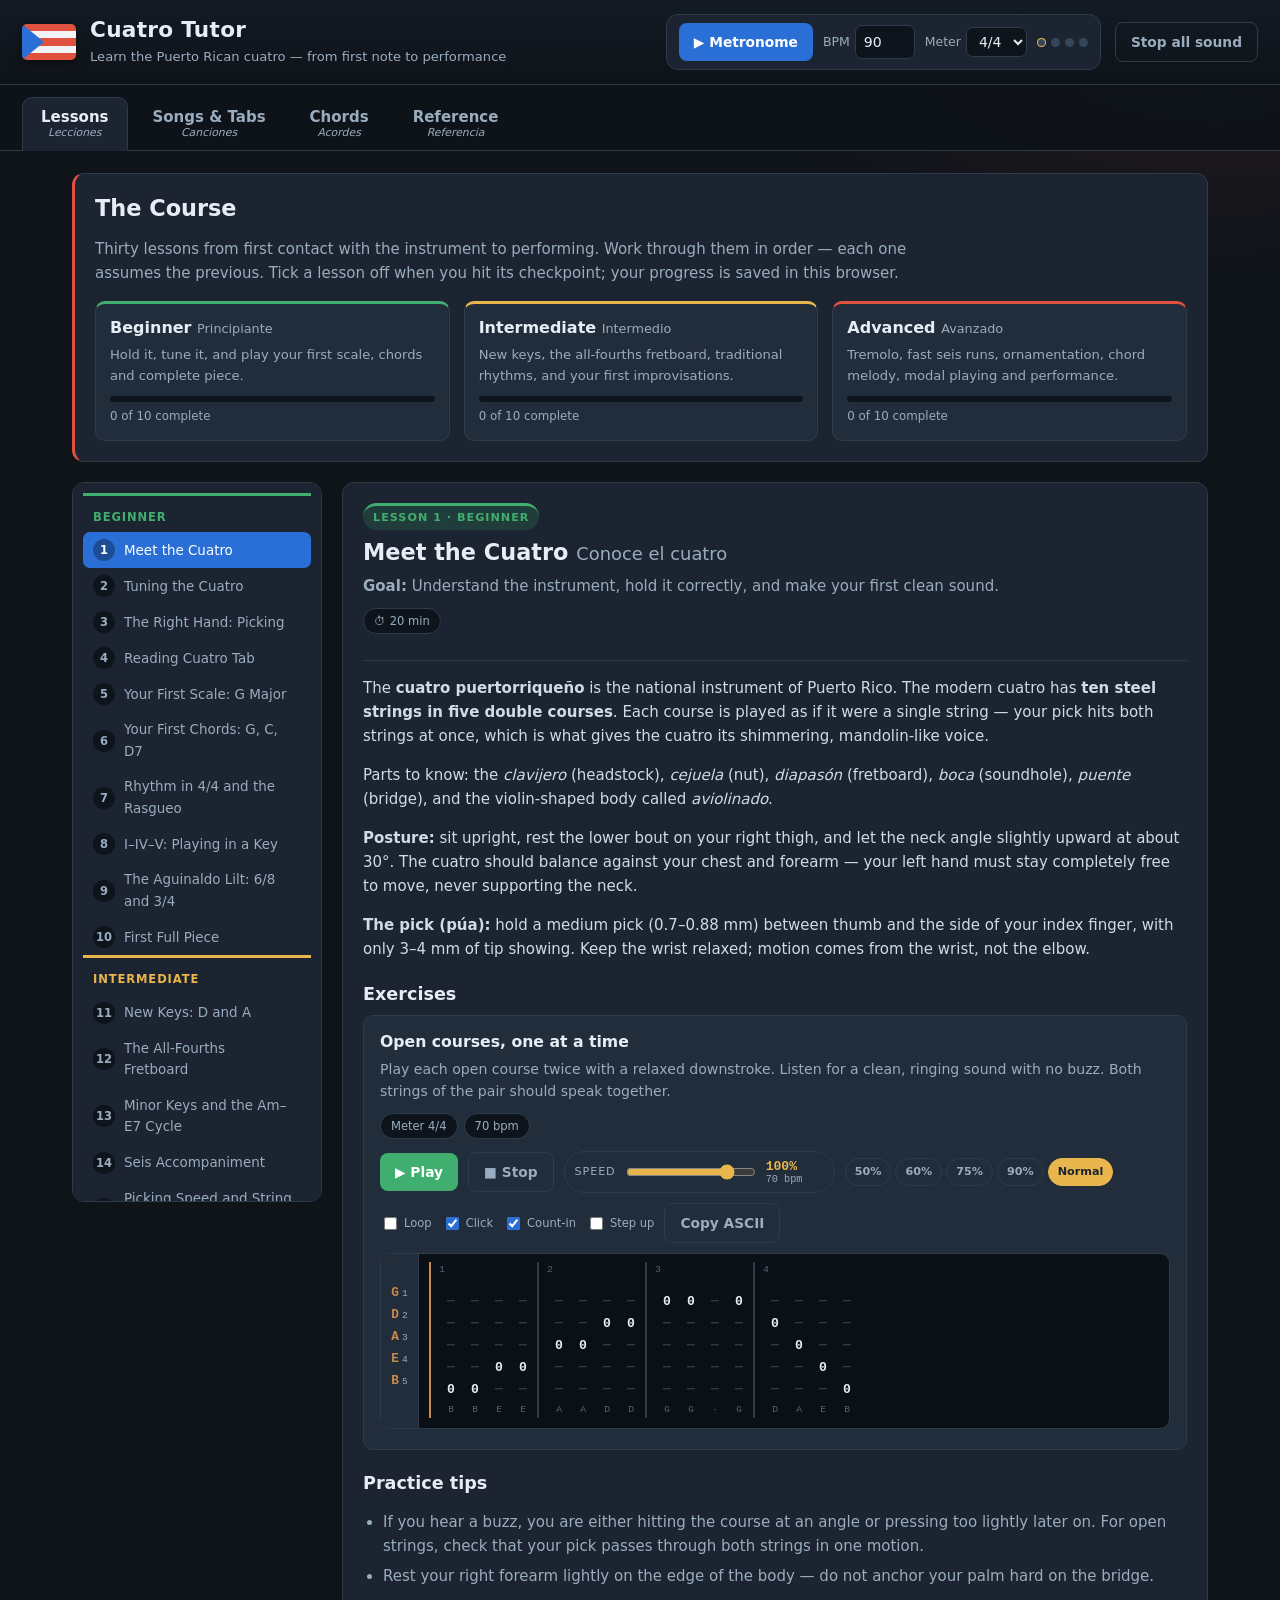
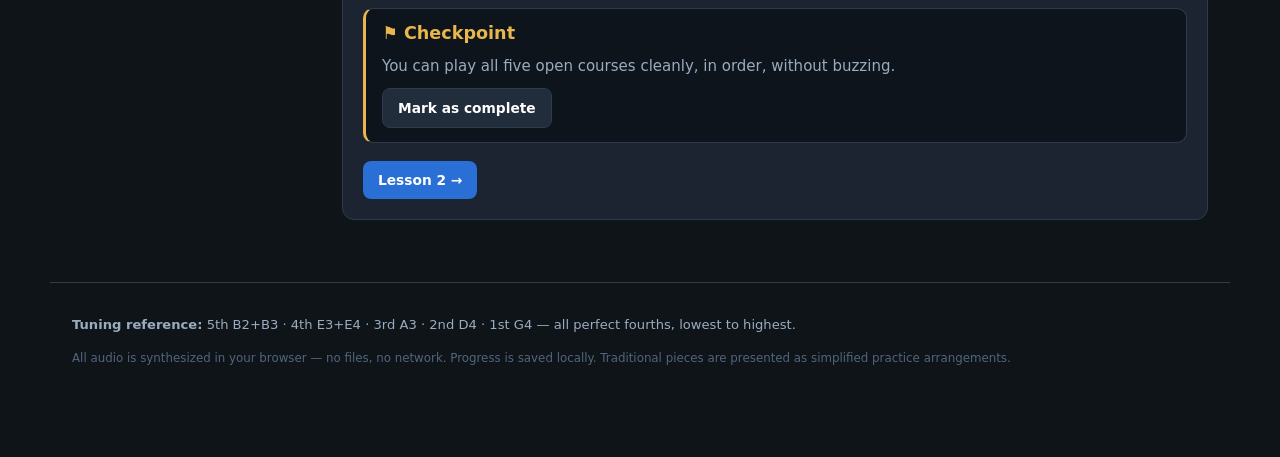
<file: index.html>
<!DOCTYPE html>
<html lang="en">
<head>
<meta charset="utf-8">
<meta name="viewport" content="width=device-width, initial-scale=1">
<title>Cuatro Tutor &mdash; Learn the Puerto Rican Cuatro</title>
<link rel="stylesheet" href="css/styles.css">
</head>
<body>

<header class="topbar">
  <div class="brand">
    <div class="flag" aria-hidden="true"><span></span><span></span><span></span><span></span><span></span><i></i></div>
    <div class="brand-text">
      <h1>Cuatro Tutor</h1>
      <p>Learn the Puerto Rican cuatro &mdash; from first note to performance</p>
    </div>
  </div>

  <div class="tools">
    <div class="metro">
      <button id="metroBtn" class="btn btn-metro">&#9654; Metronome</button>
      <label>BPM <input id="metroTempo" type="number" min="30" max="240" value="90"></label>
      <label>Meter
        <select id="metroMeter">
          <option value="4">4/4</option>
          <option value="3">3/4</option>
          <option value="6">6/8</option>
          <option value="2">2/4</option>
        </select>
      </label>
      <div id="metroDots" class="metro-dots"></div>
    </div>
    <button id="stopAll" class="btn btn-ghost">Stop all sound</button>
  </div>
</header>

<nav id="tabnav" class="tabnav"></nav>

<main id="main" class="main"></main>

<footer class="footer">
  <p><b>Tuning reference:</b> 5th&nbsp;B2+B3 &middot; 4th&nbsp;E3+E4 &middot; 3rd&nbsp;A3 &middot; 2nd&nbsp;D4 &middot; 1st&nbsp;G4 &mdash; all perfect fourths, lowest to highest.</p>
  <p class="small">All audio is synthesized in your browser &mdash; no files, no network. Progress is saved locally. Traditional pieces are presented as simplified practice arrangements.</p>
</footer>

<script src="js/music.js"></script>
<script src="js/audio.js"></script>
<script src="js/tab.js"></script>
<script src="js/data/lessons.js"></script>
<script src="js/data/songs.js"></script>
<script src="js/app.js"></script>
</body>
</html>
</file>
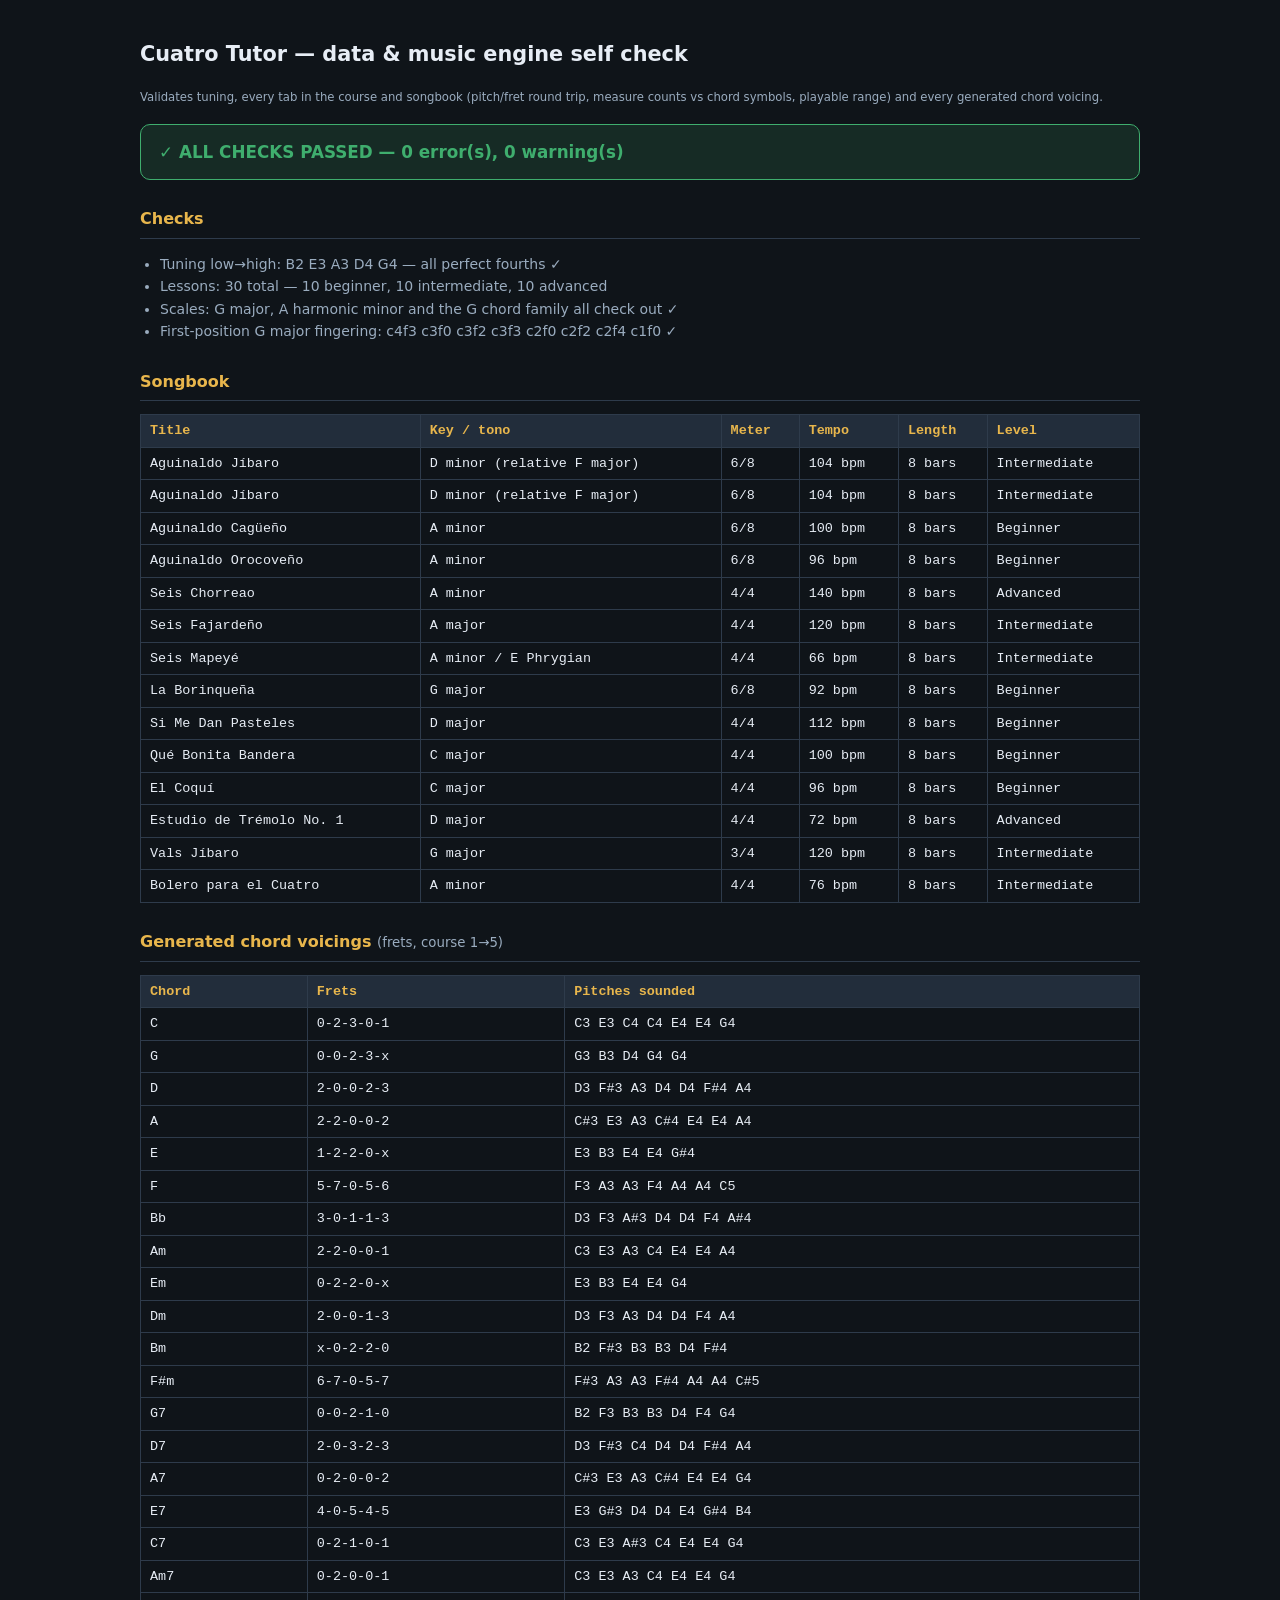
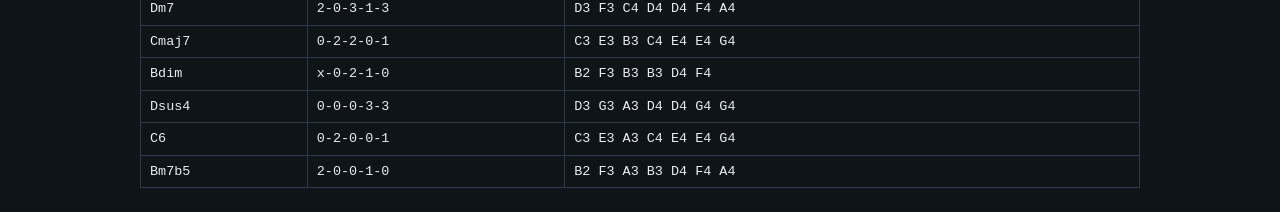
<file: tests/verify.html>
<!DOCTYPE html>
<html lang="en">
<head>
<meta charset="utf-8">
<title>Cuatro Tutor &mdash; self check</title>
<style>
  body { font: 14px/1.6 "Segoe UI", system-ui, sans-serif; background: #0f1419; color: #e7edf5; padding: 24px; max-width: 1000px; margin: 0 auto; }
  h1 { font-size: 1.3rem; }
  h2 { font-size: 1rem; color: #e8b64c; margin-top: 26px; border-bottom: 1px solid #2e3b4b; padding-bottom: 6px; }
  #banner { padding: 14px 18px; border-radius: 10px; font-weight: 700; font-size: 1.05rem; margin: 16px 0; }
  #banner.pass { background: rgba(63,174,110,.15); color: #3fae6e; border: 1px solid #3fae6e; }
  #banner.fail { background: rgba(224,82,63,.15); color: #e0523f; border: 1px solid #e0523f; }
  table { width: 100%; border-collapse: collapse; font-size: .84rem; font-family: Consolas, monospace; }
  th, td { border: 1px solid #2e3b4b; padding: 5px 9px; text-align: left; }
  th { background: #222d3b; color: #e8b64c; }
  ul { padding-left: 20px; }
  ul.bad li { color: #e0523f; }
  ul.warn li { color: #e8b64c; }
  ul.ok li { color: #9aacbf; }
  small { color: #9aacbf; font-weight: 400; }
</style>
</head>
<body>
<h1>Cuatro Tutor &mdash; data &amp; music engine self check</h1>
<p><small>Validates tuning, every tab in the course and songbook (pitch/fret round trip, measure counts vs chord symbols, playable range) and every generated chord voicing.</small></p>
<div id="banner">running&hellip;</div>
<div id="out"></div>

<script src="../js/music.js"></script>
<script src="../js/data/lessons.js"></script>
<script src="../js/data/songs.js"></script>
<script src="verify.js"></script>
</body>
</html>
</file>
<file: css/styles.css>
/* Cuatro Tutor - styles */
:root {
  --bg: #0f1419;
  --bg-2: #161d26;
  --panel: #1b2430;
  --panel-2: #222d3b;
  --line: #2e3b4b;
  --text: #e7edf5;
  --muted: #9aacbf;
  --accent: #e0523f;      /* flag red */
  --accent-2: #2a6fd6;    /* flag blue */
  --gold: #e8b64c;
  --green: #3fae6e;
  --wood: #c88a4a;
  --radius: 12px;
  --mono: "Cascadia Mono", "SF Mono", Consolas, "Liberation Mono", monospace;
}

* { box-sizing: border-box; }

body {
  margin: 0;
  background:
    radial-gradient(1200px 600px at 15% -10%, #1d2a3a 0%, transparent 60%),
    radial-gradient(900px 500px at 95% 0%, #2a1c22 0%, transparent 55%),
    var(--bg);
  color: var(--text);
  font: 15px/1.6 "Segoe UI", system-ui, -apple-system, sans-serif;
  padding-bottom: 60px;
}

h1, h2, h3, h4 { line-height: 1.25; }
h2 { font-size: 1.4rem; margin: 0 0 .5rem; }
h3 { font-size: 1.1rem; margin: 1.4rem 0 .6rem; }
h4 { font-size: 1rem; margin: 1.2rem 0 .5rem; color: var(--gold); }
small { font-weight: 400; color: var(--muted); font-size: .8em; }
code { font-family: var(--mono); background: #0e141b; padding: 1px 5px; border-radius: 4px; color: var(--gold); font-size: .92em; }
a { color: var(--accent-2); }

/* ---------- top bar ---------- */
.topbar {
  display: flex; flex-wrap: wrap; gap: 16px; align-items: center; justify-content: space-between;
  padding: 14px 22px;
  background: linear-gradient(180deg, #121a24, #0f1419);
  border-bottom: 1px solid var(--line);
  position: sticky; top: 0; z-index: 40;
  backdrop-filter: blur(6px);
}
.brand { display: flex; align-items: center; gap: 14px; }
.brand h1 { margin: 0; font-size: 1.35rem; letter-spacing: .3px; }
.brand p { margin: 2px 0 0; color: var(--muted); font-size: .82rem; }

.flag {
  width: 54px; height: 36px; border-radius: 5px; overflow: hidden; position: relative;
  display: flex; flex-direction: column; box-shadow: 0 2px 10px rgba(0,0,0,.5);
  flex: 0 0 auto;
}
.flag span { flex: 1; }
.flag span:nth-child(odd) { background: #e0523f; }
.flag span:nth-child(even) { background: #f2f4f7; }
.flag i {
  position: absolute; left: 0; top: 0; bottom: 0; width: 22px;
  background: #2a6fd6; clip-path: polygon(0 0, 100% 50%, 0 100%);
}

.tools { display: flex; align-items: center; gap: 14px; flex-wrap: wrap; }
.metro {
  display: flex; align-items: center; gap: 10px;
  background: var(--panel); border: 1px solid var(--line);
  padding: 8px 12px; border-radius: var(--radius);
}
.metro label { font-size: .78rem; color: var(--muted); display: flex; align-items: center; gap: 5px; }
.metro input[type=number] { width: 60px; }
.metro-dots { display: flex; gap: 5px; }
.mdot { width: 9px; height: 9px; border-radius: 50%; background: #35465a; transition: .08s; }
.mdot.accent { box-shadow: inset 0 0 0 1px var(--gold); }
.mdot.on { background: var(--gold); transform: scale(1.35); }

input, select, textarea {
  background: #0e141b; color: var(--text);
  border: 1px solid var(--line); border-radius: 7px;
  padding: 5px 8px; font: inherit; font-size: .88rem;
}
textarea { font-family: var(--mono); width: 100%; resize: vertical; }
input:focus, select:focus, textarea:focus { outline: 2px solid var(--accent-2); outline-offset: 1px; }

/* ---------- buttons ---------- */
.btn {
  background: var(--accent-2); color: #fff; border: 0;
  padding: 8px 15px; border-radius: 8px; cursor: pointer;
  font: inherit; font-size: .86rem; font-weight: 600;
  transition: filter .15s, transform .05s;
}
.btn:hover { filter: brightness(1.12); }
.btn:active { transform: translateY(1px); }
.btn-ghost { background: transparent; border: 1px solid var(--line); color: var(--muted); }
.btn-ghost:hover { color: var(--text); border-color: var(--muted); }
.btn-play { background: var(--green); }
.btn-play.active { background: var(--gold); color: #1b2430; }
.btn-metro.on { background: var(--accent); }
.btn-done { background: var(--panel-2); border: 1px solid var(--line); margin-top: 10px; }
.btn-done.is-done { background: var(--green); border-color: var(--green); color: #fff; }
.btn-expand { background: var(--panel-2); border: 1px solid var(--line); margin-top: 6px; }

/* ---------- tab nav ---------- */
.tabnav {
  display: flex; gap: 6px; padding: 12px 22px 0; flex-wrap: wrap;
  border-bottom: 1px solid var(--line);
  position: sticky; top: 72px; z-index: 30;
  background: rgba(15,20,25,.92); backdrop-filter: blur(6px);
}
.tabbtn {
  background: transparent; border: 1px solid transparent; border-bottom: 0;
  color: var(--muted); cursor: pointer; font: inherit; font-weight: 600;
  padding: 10px 18px 11px; border-radius: 10px 10px 0 0;
  display: flex; flex-direction: column; align-items: center; line-height: 1.2;
}
.tabbtn small { font-size: .68rem; font-style: italic; }
.tabbtn:hover { color: var(--text); background: #18212c; }
.tabbtn.active {
  color: var(--text); background: var(--panel);
  border-color: var(--line); border-bottom: 1px solid var(--panel);
  margin-bottom: -1px;
}

.main { max-width: 1180px; margin: 0 auto; padding: 22px; }

/* ---------- panels ---------- */
.panel {
  background: var(--panel); border: 1px solid var(--line);
  border-radius: var(--radius); padding: 20px; margin-bottom: 20px;
}
.panel-intro { border-left: 3px solid var(--accent); }
.panel-intro p { color: var(--muted); max-width: 90ch; }
.legend {
  margin-top: 12px; padding: 10px 14px; border-radius: 8px;
  background: #0e141b; border: 1px solid var(--line);
  font-size: .84rem; color: var(--muted);
}

/* ---------- lessons ---------- */
.level-strip { display: grid; grid-template-columns: repeat(auto-fit, minmax(230px, 1fr)); gap: 14px; margin-top: 16px; }
.level-card { background: var(--panel-2); border: 1px solid var(--line); border-radius: 10px; padding: 14px; }
.level-card h3 { margin: 0 0 6px; font-size: 1rem; }
.level-card p { margin: 0 0 10px; font-size: .82rem; color: var(--muted); }
.level-beginner { border-top: 3px solid var(--green); }
.level-intermediate { border-top: 3px solid var(--gold); }
.level-advanced { border-top: 3px solid var(--accent); }
.bar { height: 6px; background: #0e141b; border-radius: 4px; overflow: hidden; }
.bar-fill { height: 100%; background: linear-gradient(90deg, var(--accent-2), var(--green)); transition: width .3s; }
.bar-label { font-size: .74rem; color: var(--muted); margin-top: 5px; }

.lesson-layout { display: grid; grid-template-columns: 250px 1fr; gap: 20px; align-items: start; }
@media (max-width: 880px) { .lesson-layout { grid-template-columns: 1fr; } }

.lesson-list {
  background: var(--panel); border: 1px solid var(--line); border-radius: var(--radius);
  padding: 10px; position: sticky; top: 150px; max-height: calc(100vh - 180px); overflow-y: auto;
}
.lesson-list-head {
  font-size: .72rem; text-transform: uppercase; letter-spacing: .9px;
  color: var(--muted); padding: 12px 10px 6px; font-weight: 700;
}
.lesson-list-head.level-beginner { color: var(--green); }
.lesson-list-head.level-intermediate { color: var(--gold); }
.lesson-list-head.level-advanced { color: var(--accent); }
.lesson-item {
  display: flex; align-items: center; gap: 9px; width: 100%;
  background: transparent; border: 0; color: var(--muted);
  padding: 7px 10px; border-radius: 7px; cursor: pointer;
  font: inherit; font-size: .84rem; text-align: left;
}
.lesson-item:hover { background: var(--panel-2); color: var(--text); }
.lesson-item.active { background: var(--accent-2); color: #fff; }
.lesson-item .ln {
  flex: 0 0 22px; height: 22px; border-radius: 50%; background: #0e141b;
  display: grid; place-items: center; font-size: .72rem; font-weight: 700;
}
.lesson-item.active .ln { background: rgba(0,0,0,.3); }
.lesson-item .lt { flex: 1; }
.lesson-item .lc { color: var(--green); font-weight: 700; }
.lesson-item.active .lc { color: #fff; }

.lesson-head { border-bottom: 1px solid var(--line); padding-bottom: 14px; margin-bottom: 14px; }
.lesson-badge {
  display: inline-block; font-size: .7rem; text-transform: uppercase; letter-spacing: 1px;
  padding: 3px 10px; border-radius: 20px; font-weight: 700; margin-bottom: 8px;
}
.lesson-badge.level-beginner { background: rgba(63,174,110,.18); color: var(--green); }
.lesson-badge.level-intermediate { background: rgba(232,182,76,.18); color: var(--gold); }
.lesson-badge.level-advanced { background: rgba(224,82,63,.18); color: var(--accent); }
.lesson-head h2 { margin: 0 0 8px; }
.lesson-goal { margin: 0 0 10px; color: var(--muted); }
.lesson-theory p { color: #cfdbe8; max-width: 92ch; }
.lesson-tips ul { color: var(--muted); padding-left: 20px; }
.lesson-tips li { margin-bottom: 6px; }
.lesson-checkpoint {
  background: #0e141b; border: 1px solid var(--line); border-left: 3px solid var(--gold);
  border-radius: 10px; padding: 14px 16px; margin-top: 20px;
}
.lesson-checkpoint h3 { margin-top: 0; color: var(--gold); }
.lesson-checkpoint p { margin: 0; color: var(--muted); }
.lesson-nav { display: flex; justify-content: space-between; gap: 10px; margin-top: 18px; }

.tuning-table, .ref-table { width: 100%; border-collapse: collapse; margin: 10px 0; font-size: .86rem; }
.tuning-table th, .tuning-table td, .ref-table th, .ref-table td {
  border: 1px solid var(--line); padding: 7px 10px; text-align: left;
}
.tuning-table th, .ref-table th { background: var(--panel-2); color: var(--gold); font-size: .78rem; text-transform: uppercase; letter-spacing: .5px; }
.ref-table tr:nth-child(even) td { background: rgba(255,255,255,.015); }

/* ---------- exercises ---------- */
.exercise {
  background: var(--panel-2); border: 1px solid var(--line);
  border-radius: 10px; padding: 16px; margin-bottom: 16px;
}
.ex-title { margin: 0 0 6px; color: var(--text); font-size: .98rem; }
.ex-instr { margin: 0 0 10px; color: var(--muted); font-size: .88rem; }
.ex-note { margin: 10px 0 0; font-size: .8rem; color: var(--muted); font-style: italic; }
.ex-meta { display: flex; flex-wrap: wrap; gap: 6px; margin-bottom: 12px; }
.pill {
  font-size: .72rem; padding: 3px 10px; border-radius: 20px;
  background: #0e141b; border: 1px solid var(--line); color: var(--muted);
}
.pill-key { border-color: var(--gold); color: var(--gold); }

/* ---------- tab rendering ---------- */
.tabwrap { margin: 10px 0 4px; }
.tab-controls { display: flex; align-items: center; gap: 10px; flex-wrap: wrap; margin-bottom: 10px; }
.tempo-ctl { display: flex; align-items: center; gap: 8px; font-size: .76rem; color: var(--muted); }
.tempo-ctl input[type=range] { width: 110px; accent-color: var(--accent-2); }
.tempo-val { font-family: var(--mono); font-size: .74rem; min-width: 56px; }

/* play-along speed control */
.speed-ctl {
  display: flex; align-items: center; gap: 8px;
  padding: 4px 10px; border: 1px solid var(--line); border-radius: 999px;
  background: var(--panel-2);
}
.speed-ctl.slow { border-color: var(--gold); }
.speed-cap { font-size: .7rem; text-transform: uppercase; letter-spacing: .08em; color: var(--muted); }
.speed-ctl input[type=range] { width: 130px; accent-color: var(--gold); }
.speed-val { display: flex; flex-direction: column; line-height: 1.05; min-width: 58px; }
.speed-val b { font-family: var(--mono); font-size: .82rem; color: var(--gold); }
.speed-val span { font-family: var(--mono); font-size: .64rem; color: var(--muted); }

.speed-presets { display: flex; gap: 4px; }
.btn-chip {
  background: var(--panel-2); border: 1px solid var(--line); color: var(--muted);
  padding: 4px 9px; font-size: .7rem; border-radius: 999px;
}
.btn-chip:hover { color: var(--text); border-color: var(--wood); }
.btn-chip.on { background: var(--gold); border-color: var(--gold); color: #1b2430; font-weight: 600; }

.tab-opts { display: flex; gap: 10px; flex-wrap: wrap; }
.tab-check { display: flex; align-items: center; gap: 4px; font-size: .72rem; color: var(--muted); cursor: pointer; }
.tab-check input { accent-color: var(--accent-2); }
.tab-check:hover { color: var(--text); }

.tab-status {
  font-family: var(--mono); font-size: .7rem; color: var(--gold);
  min-width: 150px; flex: 1 1 auto; text-align: right;
}

.tabstaff {
  display: flex; gap: 0; background: #0b1016;
  border: 1px solid var(--line); border-radius: 10px; overflow: hidden;
}
.tab-labels {
  flex: 0 0 38px; padding: 28px 0 20px; background: var(--panel-2);
  border-right: 1px solid var(--line);
}
.tab-label {
  height: 22px; display: flex; align-items: center; justify-content: center; gap: 3px;
  font-family: var(--mono); font-size: .8rem; color: var(--wood);
}
.tab-label span { font-size: .6rem; color: var(--muted); }

.tab-scroll { flex: 1; overflow-x: auto; padding: 8px 10px 10px; }
.tab-cols { display: flex; align-items: flex-start; min-width: min-content; }
.measure { position: relative; padding: 0 0 0 8px; border-left: 2px solid var(--line); margin-right: 2px; }
.measure:first-child { border-left: 2px solid var(--wood); }
.measure-no { font-size: .62rem; color: #51657c; height: 12px; font-family: var(--mono); }
.measure-chord {
  height: 16px; font-size: .76rem; font-weight: 700; color: var(--gold);
  font-family: var(--mono); white-space: nowrap;
}
.measure-inner { display: flex; }

.tabcol { display: flex; flex-direction: column; cursor: default; }
.tabcol.wide { min-width: 36px; }
.tabcol.narrow { min-width: 20px; }
.tabcell {
  height: 22px; min-width: 24px; padding: 0 3px;
  display: flex; align-items: center; justify-content: center;
  font-family: var(--mono); font-size: .82rem; color: #3b4d61;
  position: relative;
}
.tabcell.hit { color: var(--text); font-weight: 700; }
.tabnote {
  height: 18px; display: flex; align-items: center; justify-content: center;
  font-size: .6rem; color: #51657c; font-family: var(--mono); letter-spacing: -.3px;
}
.tabcol.playing .tabcell.hit {
  color: #0b1016; font-weight: 800;
}
.tabcol.playing .tabcell.hit::before {
  content: ''; position: absolute; inset: 2px 0;
  background: var(--gold); border-radius: 4px; z-index: -1;
}
.tabcol.playing .tabcell { background: rgba(232,182,76,.09); }
.tabcol.playing .tabnote { color: var(--gold); }

/* ---------- chord diagrams ---------- */
.chord-row { display: flex; flex-wrap: wrap; gap: 14px; margin: 10px 0; }
.chord-holder { display: flex; flex-direction: column; align-items: center; gap: 4px; }
.roman { font-size: .7rem; color: var(--muted); font-family: var(--mono); }
.chordbox {
  background: #0b1016; border: 1px solid var(--line); border-radius: 10px;
  padding: 10px 12px 8px; cursor: pointer; transition: border-color .15s, transform .08s;
  min-width: 96px;
}
.chordbox:hover { border-color: var(--gold); transform: translateY(-2px); }
.chord-name { text-align: center; font-weight: 700; color: var(--gold); margin-bottom: 6px; font-size: .92rem; }
.chord-grid { position: relative; }
.chord-basefret {
  position: absolute; left: -8px; top: 22px; font-size: .58rem;
  color: var(--muted); font-family: var(--mono);
}
.chord-top, .chord-strings { display: grid; grid-template-columns: repeat(5, 16px); }
.chord-top { margin-bottom: 2px; }
.chord-mark { text-align: center; font-size: .62rem; color: var(--muted); height: 11px; line-height: 11px; }
.chord-board { border-top: 2px solid var(--wood); }
.chord-brow {
  display: grid; grid-template-columns: repeat(5, 16px);
  height: 16px; border-bottom: 1px solid #2b3747;
}
.chord-cell { position: relative; border-right: 1px solid #2b3747; }
.chord-cell:first-child { border-left: 1px solid #2b3747; }
.chord-dot {
  position: absolute; width: 10px; height: 10px; border-radius: 50%;
  background: var(--accent); left: 50%; top: 50%; transform: translate(-50%, -50%);
  box-shadow: 0 0 0 1px rgba(0,0,0,.4);
}
.chord-strings { margin-top: 3px; }
.chord-strings div { text-align: center; font-size: .56rem; color: var(--muted); font-family: var(--mono); }
.chord-frets { text-align: center; font-size: .6rem; color: #51657c; font-family: var(--mono); margin-top: 5px; }
.sym { font-family: var(--mono); color: var(--gold); }

/* ---------- progressions ---------- */
.prog-bars { display: flex; flex-wrap: wrap; gap: 8px; margin: 10px 0; }
.prog-bar {
  background: #0b1016; border: 1px solid var(--line); border-radius: 8px;
  padding: 6px 12px; min-width: 76px; text-align: center; cursor: pointer;
  transition: .12s;
}
.prog-bar:hover { border-color: var(--gold); }
.prog-bar.playing { background: rgba(232,182,76,.16); border-color: var(--gold); }
.prog-no { font-size: .58rem; color: #51657c; font-family: var(--mono); }
.prog-chord { font-weight: 700; color: var(--gold); font-size: .95rem; }
.prog-beats { display: flex; justify-content: center; gap: 3px; margin-top: 2px; }
.beatdot { font-size: .5rem; color: #3b4d61; }
.prog-suggest {
  margin-top: 14px; padding: 10px 14px; background: #0e141b;
  border: 1px solid var(--line); border-radius: 8px; font-size: .84rem; color: var(--muted);
}

/* ---------- songs ---------- */
.filterbar { display: flex; flex-wrap: wrap; gap: 8px; margin-bottom: 16px; align-items: center; }
.spacer { width: 14px; }
.chip {
  background: var(--panel); border: 1px solid var(--line); color: var(--muted);
  padding: 6px 14px; border-radius: 20px; cursor: pointer; font: inherit; font-size: .8rem;
}
.chip:hover { color: var(--text); border-color: var(--muted); }
.chip.active { background: var(--accent-2); border-color: var(--accent-2); color: #fff; font-weight: 600; }

.song-grid { display: flex; flex-direction: column; gap: 16px; }
.song-card { margin-bottom: 0; }
.song-card.open { border-color: var(--gold); }
.song-head { display: flex; justify-content: space-between; align-items: flex-start; gap: 16px; flex-wrap: wrap; }
.song-title-block h3 { margin: 0; font-size: 1.2rem; color: var(--text); }
.song-sub { font-size: .8rem; color: var(--muted); margin-top: 2px; }
.key-badge {
  display: flex; flex-direction: column; align-items: flex-end;
  background: #0e141b; border: 1px solid var(--gold); border-radius: 10px;
  padding: 7px 14px; min-width: 150px;
}
.kb-label { font-size: .6rem; text-transform: uppercase; letter-spacing: 1.2px; color: var(--muted); }
.kb-val { font-size: 1.02rem; font-weight: 700; color: var(--gold); }
.kb-es { font-size: .7rem; color: var(--muted); font-style: italic; }
.song-about { color: var(--muted); font-size: .88rem; max-width: 92ch; }
.song-body { margin-top: 16px; border-top: 1px solid var(--line); padding-top: 12px; }
.strum-line {
  font-size: .86rem; color: var(--muted); background: #0e141b;
  border: 1px solid var(--line); border-radius: 8px; padding: 8px 14px; margin-bottom: 10px;
}
.arr-note {
  font-size: .8rem; color: var(--muted); font-style: italic;
  border-left: 3px solid var(--accent-2); padding: 6px 12px; margin-bottom: 10px;
}
.song-tips { color: var(--muted); font-size: .86rem; padding-left: 20px; }
.song-tips li { margin-bottom: 5px; }

/* ---------- lab ---------- */
.lab-form { margin: 12px 0; }
.lab-row { display: flex; gap: 12px; align-items: center; flex-wrap: wrap; margin-top: 10px; }
.lab-row label { font-size: .8rem; color: var(--muted); display: flex; gap: 6px; align-items: center; }
.lab-num { width: 70px; }
.lab-text { min-width: 260px; }
.lab-out { margin-top: 12px; }
.warn { color: var(--accent); font-size: .85rem; }

/* ---------- reference ---------- */
.tuner { display: flex; flex-wrap: wrap; gap: 10px; margin-top: 12px; }
.tuner-btn {
  background: #0b1016; border: 1px solid var(--line); border-radius: 10px;
  padding: 12px 16px; cursor: pointer; color: var(--text); font: inherit;
  display: flex; flex-direction: column; align-items: center; gap: 2px; min-width: 128px;
  transition: .12s;
}
.tuner-btn:hover { border-color: var(--gold); transform: translateY(-2px); }
.tuner-btn .tn { font-size: 1.5rem; font-weight: 700; color: var(--wood); line-height: 1.1; }
.tuner-btn .tc { font-size: .7rem; color: var(--muted); }
.tuner-btn .tp { font-size: .78rem; font-family: var(--mono); color: var(--gold); }
.tuner-btn .tt { font-size: .62rem; color: #51657c; font-style: italic; }

.fretboard { overflow-x: auto; margin-top: 12px; padding-bottom: 6px; }
.fb-row { display: flex; }
.fb-cell {
  flex: 0 0 48px; height: 30px; display: grid; place-items: center;
  font-family: var(--mono); font-size: .74rem; border: 1px solid #22303f;
  color: var(--muted);
}
.fb-label { flex: 0 0 44px; background: var(--panel-2); color: var(--wood); font-weight: 700; }
.fb-fretno { background: var(--panel-2); color: #51657c; font-size: .66rem; height: 20px; }
.fb-head .fb-cell { height: 20px; }
.fb-note { cursor: pointer; background: #0b1016; transition: .1s; }
.fb-note:hover { background: var(--accent-2); color: #fff; }
.fb-note.open { background: #14202c; }
.fb-note.in-g { color: var(--gold); background: rgba(232,182,76,.07); }
.fb-legend { font-size: .78rem; color: var(--muted); margin-top: 8px; }

/* ---------- footer ---------- */
.footer {
  max-width: 1180px; margin: 20px auto 0; padding: 18px 22px;
  border-top: 1px solid var(--line); color: var(--muted); font-size: .82rem;
}
.footer .small { font-size: .74rem; color: #51657c; }

@media (max-width: 620px) {
  .topbar { padding: 12px 14px; }
  .main { padding: 14px; }
  .key-badge { min-width: 0; }
}
</file>
